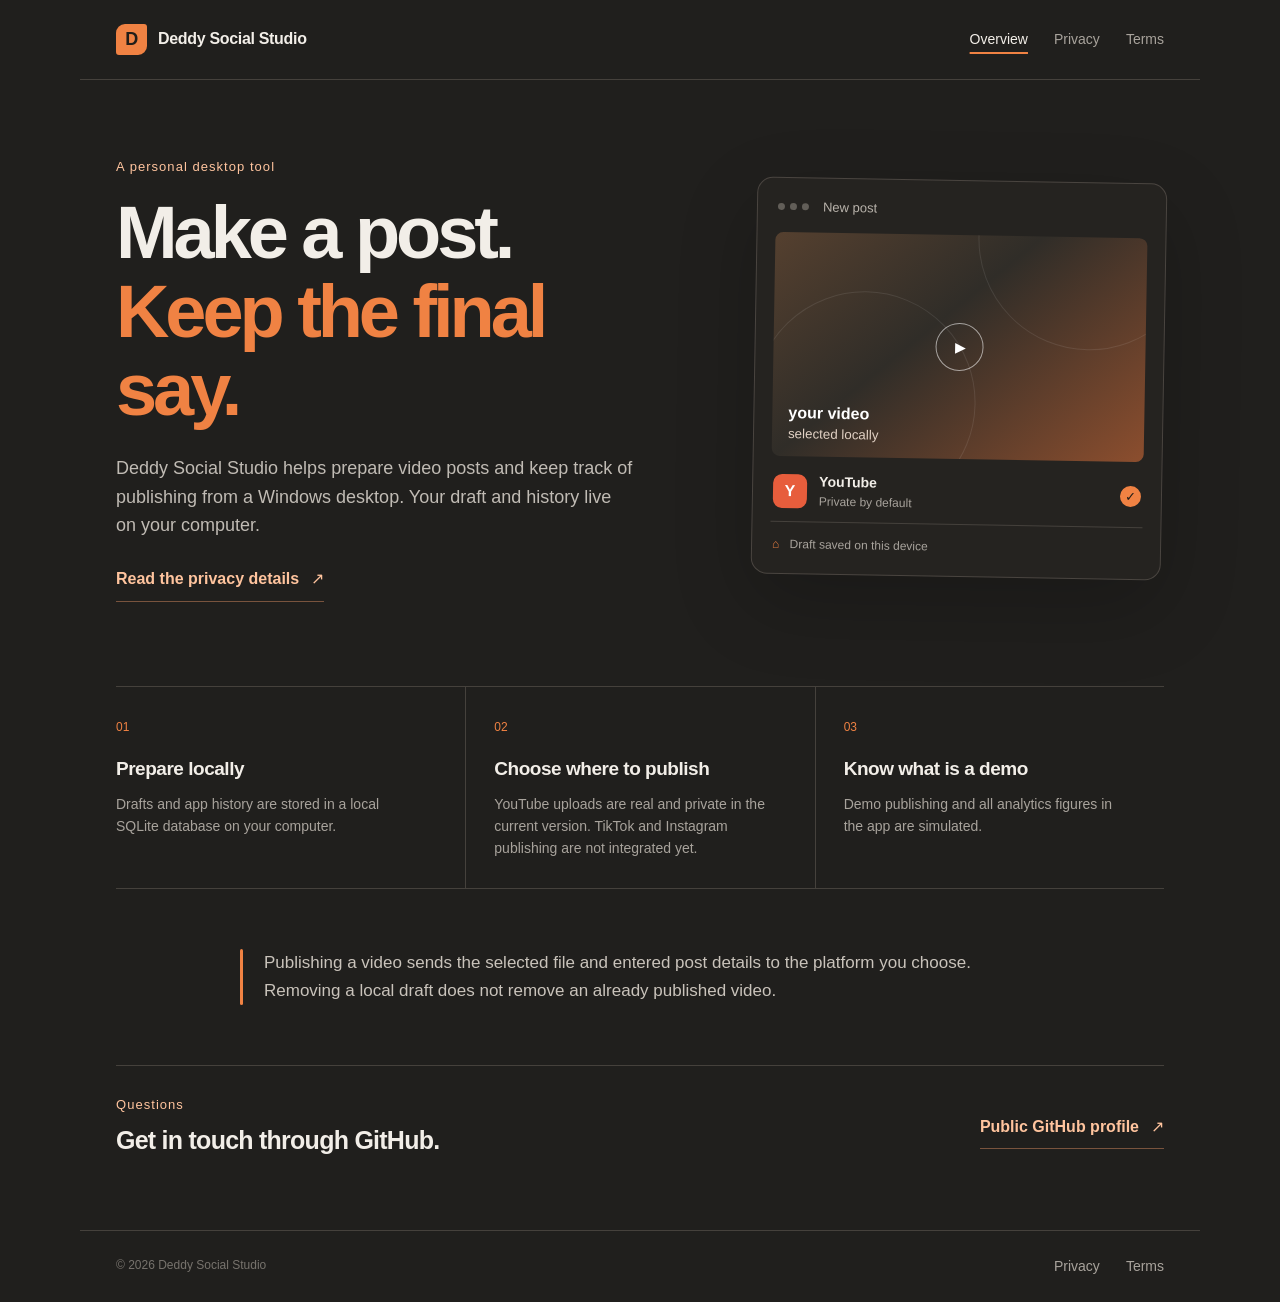
<file: index.html>
<!doctype html>
<html lang="en">
<head>
  <meta charset="utf-8">
  <meta name="viewport" content="width=device-width, initial-scale=1">
  <meta name="description" content="Deddy Social Studio is a personal desktop app for preparing and managing social video posts.">
  <title>Deddy Social Studio — Social video, prepared locally</title>
  <link rel="stylesheet" href="style.css">
</head>
<body>
  <header class="site-header">
    <a class="brand" href="index.html" aria-label="Deddy Social Studio home"><span class="brand-mark" aria-hidden="true">D</span><span>Deddy Social Studio</span></a>
    <nav aria-label="Main navigation"><a aria-current="page" href="index.html">Overview</a><a href="privacy.html">Privacy</a><a href="terms.html">Terms</a></nav>
  </header>
  <main>
    <section class="hero">
      <div class="hero-copy">
        <p class="kicker">A personal desktop tool</p>
        <h1>Make a post.<br><span>Keep the final say.</span></h1>
        <p class="lede">Deddy Social Studio helps prepare video posts and keep track of publishing from a Windows desktop. Your draft and history live on your computer.</p>
        <a class="text-link" href="privacy.html">Read the privacy details <span aria-hidden="true">↗</span></a>
      </div>
      <div class="preview" aria-label="Illustration of a local video draft and selected publishing destination">
        <div class="preview-top"><span class="window-dots" aria-hidden="true"><i></i><i></i><i></i></span><span>New post</span></div>
        <div class="video-frame"><span class="play" aria-hidden="true">▶</span><div class="frame-caption">your video<br><small>selected locally</small></div></div>
        <div class="destination"><span class="destination-icon" aria-hidden="true">Y</span><span><strong>YouTube</strong><small>Private by default</small></span><span class="check" aria-label="Selected">✓</span></div>
        <div class="local-note"><span aria-hidden="true">⌂</span> Draft saved on this device</div>
      </div>
    </section>
    <section class="facts" aria-label="Current product details">
      <article><span class="fact-mark">01</span><h2>Prepare locally</h2><p>Drafts and app history are stored in a local SQLite database on your computer.</p></article>
      <article><span class="fact-mark">02</span><h2>Choose where to publish</h2><p>YouTube uploads are real and private in the current version. TikTok and Instagram publishing are not integrated yet.</p></article>
      <article><span class="fact-mark">03</span><h2>Know what is a demo</h2><p>Demo publishing and all analytics figures in the app are simulated.</p></article>
    </section>
    <section class="note"><span class="note-rule" aria-hidden="true"></span><p>Publishing a video sends the selected file and entered post details to the platform you choose. Removing a local draft does not remove an already published video.</p></section>
    <section class="contact"><div><p class="kicker">Questions</p><h2>Get in touch through GitHub.</h2></div><a class="contact-link" href="https://github.com/Deddyn">Public GitHub profile <span aria-hidden="true">↗</span></a></section>
  </main>
  <footer><span>© 2026 Deddy Social Studio</span><div><a href="privacy.html">Privacy</a><a href="terms.html">Terms</a></div></footer>
</body>
</html>
</file>
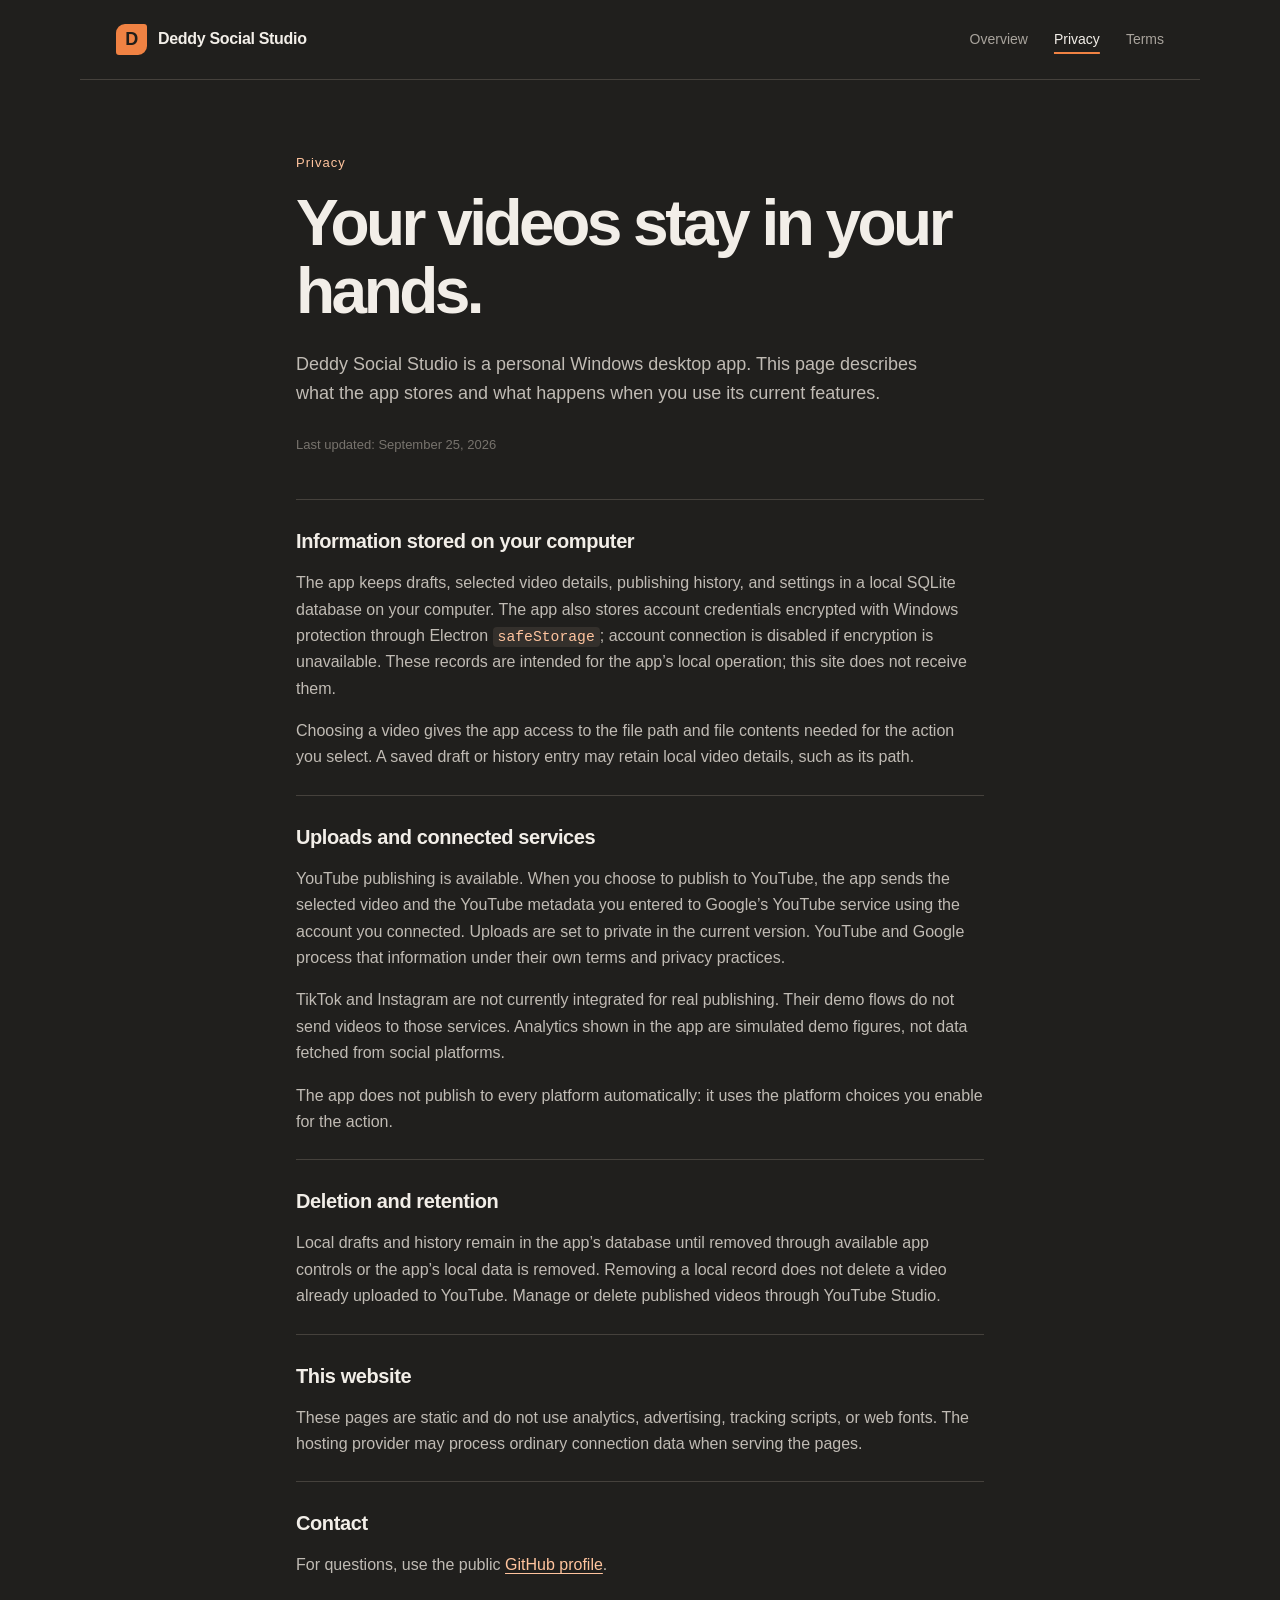
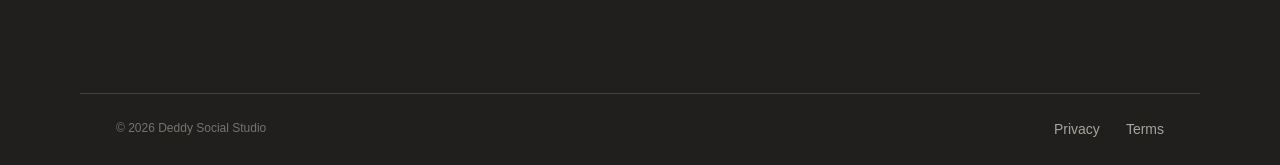
<file: privacy.html>
<!doctype html>
<html lang="en">
<head>
  <meta charset="utf-8">
  <meta name="viewport" content="width=device-width, initial-scale=1">
  <meta name="description" content="Privacy information for Deddy Social Studio, a personal desktop app for preparing and managing social video posts.">
  <title>Privacy — Deddy Social Studio</title>
  <link rel="stylesheet" href="style.css">
</head>
<body>
  <header class="site-header">
    <a class="brand" href="index.html" aria-label="Deddy Social Studio home"><span class="brand-mark" aria-hidden="true">D</span><span>Deddy Social Studio</span></a>
    <nav aria-label="Main navigation"><a href="index.html">Overview</a><a aria-current="page" href="privacy.html">Privacy</a><a href="terms.html">Terms</a></nav>
  </header>
  <main class="document">
    <p class="kicker">Privacy</p>
    <h1>Your videos stay in your hands.</h1>
    <p class="lede">Deddy Social Studio is a personal Windows desktop app. This page describes what the app stores and what happens when you use its current features.</p>
    <p class="updated">Last updated: September 25, 2026</p>

    <section><h2>Information stored on your computer</h2>
      <p>The app keeps drafts, selected video details, publishing history, and settings in a local SQLite database on your computer. The app also stores account credentials encrypted with Windows protection through Electron <code>safeStorage</code>; account connection is disabled if encryption is unavailable. These records are intended for the app’s local operation; this site does not receive them.</p>
      <p>Choosing a video gives the app access to the file path and file contents needed for the action you select. A saved draft or history entry may retain local video details, such as its path.</p>
    </section>
    <section><h2>Uploads and connected services</h2>
      <p>YouTube publishing is available. When you choose to publish to YouTube, the app sends the selected video and the YouTube metadata you entered to Google’s YouTube service using the account you connected. Uploads are set to private in the current version. YouTube and Google process that information under their own terms and privacy practices.</p>
      <p>TikTok and Instagram are not currently integrated for real publishing. Their demo flows do not send videos to those services. Analytics shown in the app are simulated demo figures, not data fetched from social platforms.</p>
      <p>The app does not publish to every platform automatically: it uses the platform choices you enable for the action.</p>
    </section>
    <section><h2>Deletion and retention</h2>
      <p>Local drafts and history remain in the app’s database until removed through available app controls or the app’s local data is removed. Removing a local record does not delete a video already uploaded to YouTube. Manage or delete published videos through YouTube Studio.</p>
    </section>
    <section><h2>This website</h2>
      <p>These pages are static and do not use analytics, advertising, tracking scripts, or web fonts. The hosting provider may process ordinary connection data when serving the pages.</p>
    </section>
    <section><h2>Contact</h2><p>For questions, use the public <a href="https://github.com/Deddyn">GitHub profile</a>.</p></section>
  </main>
  <footer><span>© 2026 Deddy Social Studio</span><div><a href="privacy.html">Privacy</a><a href="terms.html">Terms</a></div></footer>
</body>
</html>
</file>
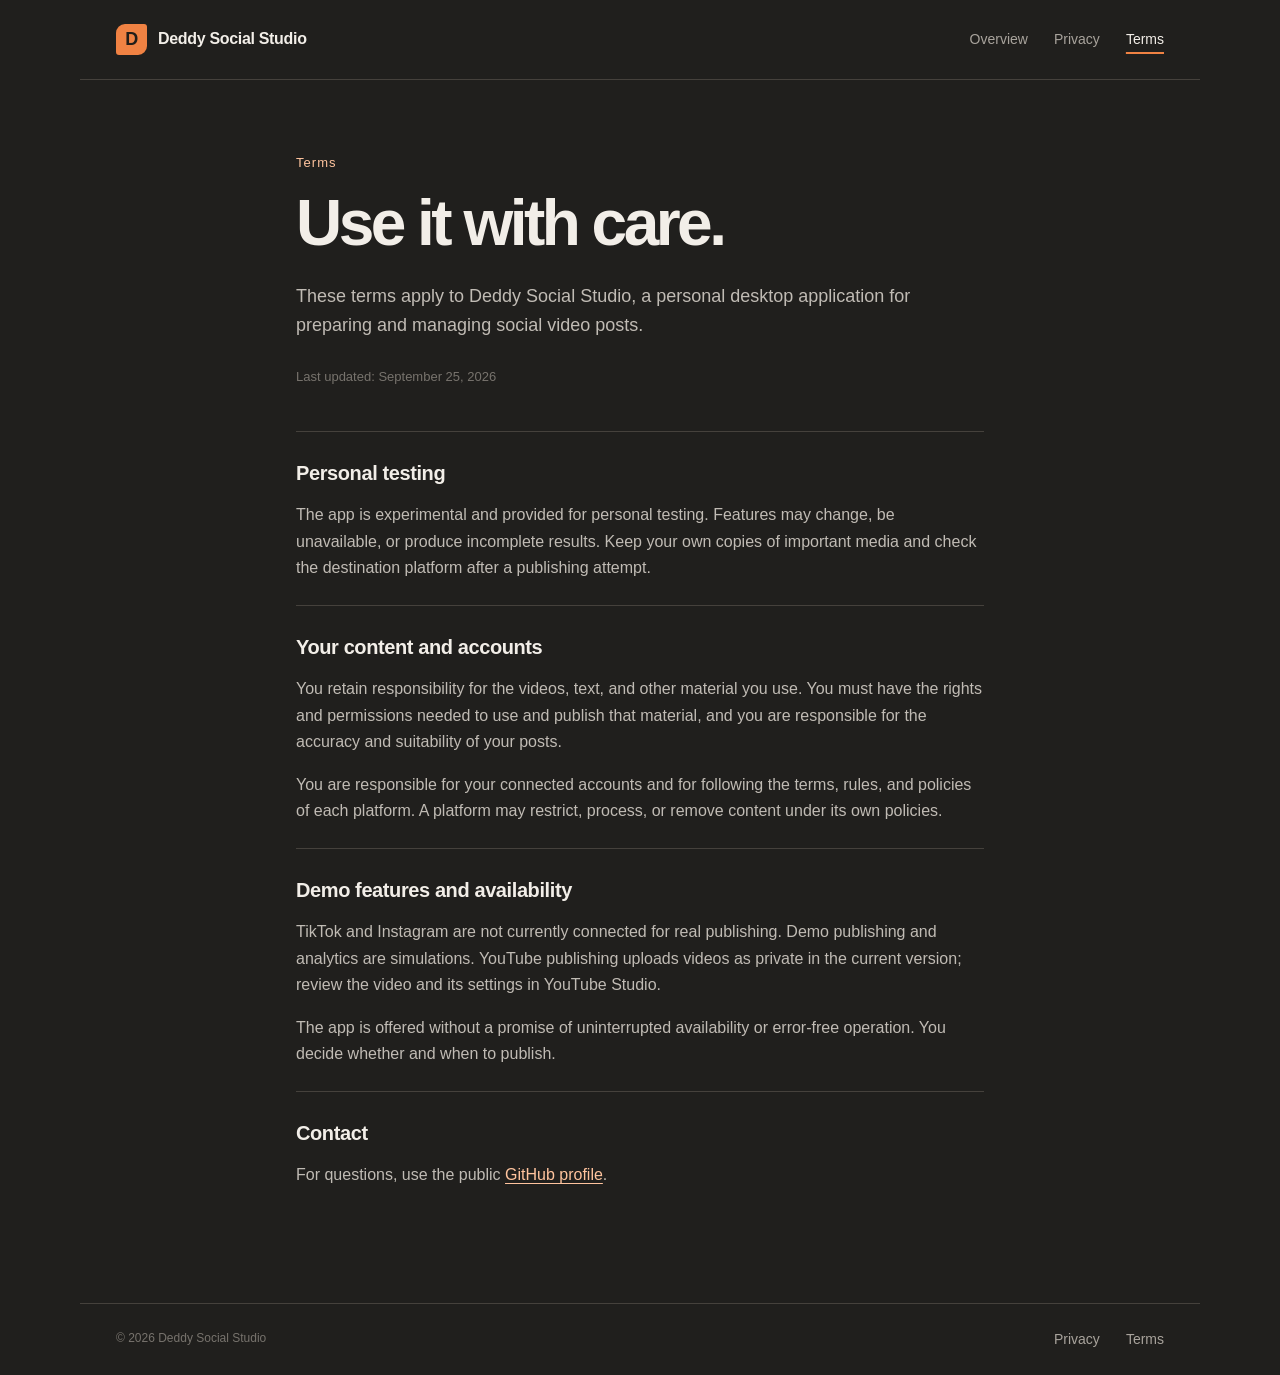
<file: terms.html>
<!doctype html>
<html lang="en">
<head>
  <meta charset="utf-8">
  <meta name="viewport" content="width=device-width, initial-scale=1">
  <meta name="description" content="Terms for personal use of Deddy Social Studio.">
  <title>Terms — Deddy Social Studio</title>
  <link rel="stylesheet" href="style.css">
</head>
<body>
  <header class="site-header">
    <a class="brand" href="index.html" aria-label="Deddy Social Studio home"><span class="brand-mark" aria-hidden="true">D</span><span>Deddy Social Studio</span></a>
    <nav aria-label="Main navigation"><a href="index.html">Overview</a><a href="privacy.html">Privacy</a><a aria-current="page" href="terms.html">Terms</a></nav>
  </header>
  <main class="document">
    <p class="kicker">Terms</p>
    <h1>Use it with care.</h1>
    <p class="lede">These terms apply to Deddy Social Studio, a personal desktop application for preparing and managing social video posts.</p>
    <p class="updated">Last updated: September 25, 2026</p>

    <section><h2>Personal testing</h2><p>The app is experimental and provided for personal testing. Features may change, be unavailable, or produce incomplete results. Keep your own copies of important media and check the destination platform after a publishing attempt.</p></section>
    <section><h2>Your content and accounts</h2><p>You retain responsibility for the videos, text, and other material you use. You must have the rights and permissions needed to use and publish that material, and you are responsible for the accuracy and suitability of your posts.</p><p>You are responsible for your connected accounts and for following the terms, rules, and policies of each platform. A platform may restrict, process, or remove content under its own policies.</p></section>
    <section><h2>Demo features and availability</h2><p>TikTok and Instagram are not currently connected for real publishing. Demo publishing and analytics are simulations. YouTube publishing uploads videos as private in the current version; review the video and its settings in YouTube Studio.</p><p>The app is offered without a promise of uninterrupted availability or error-free operation. You decide whether and when to publish.</p></section>
    <section><h2>Contact</h2><p>For questions, use the public <a href="https://github.com/Deddyn">GitHub profile</a>.</p></section>
  </main>
  <footer><span>© 2026 Deddy Social Studio</span><div><a href="privacy.html">Privacy</a><a href="terms.html">Terms</a></div></footer>
</body>
</html>
</file>
<file: style.css>
:root {
  color-scheme: dark;
  --ink: #f2eee8;
  --muted: #a8a39c;
  --dim: #77736d;
  --ground: #201f1d;
  --panel: #292724;
  --line: #45413c;
  --orange: #f08243;
  --orange-soft: #ffc49e;
  font-family: "Segoe UI", Arial, sans-serif;
  font-synthesis: none;
  text-rendering: optimizeLegibility;
}
* { box-sizing: border-box; }
html { min-width: 320px; background: var(--ground); }
body { margin: 0; color: var(--ink); background: var(--ground); font-size: 16px; line-height: 1.65; }
a { color: inherit; text-underline-offset: .2em; }
a:hover { color: var(--orange-soft); }
a:focus-visible { outline: 3px solid var(--orange); outline-offset: 4px; border-radius: 2px; }
.site-header, footer { max-width: 1120px; margin: 0 auto; padding: 24px 36px; display: flex; justify-content: space-between; align-items: center; }
.site-header { border-bottom: 1px solid var(--line); }
.brand { display: inline-flex; align-items: center; gap: 11px; text-decoration: none; font-weight: 650; letter-spacing: -.02em; }
.brand-mark { width: 31px; height: 31px; display: grid; place-items: center; color: #211d19; background: var(--orange); border-radius: 9px 3px 9px 3px; font-size: 18px; font-weight: 800; }
nav, footer div { display: flex; gap: 26px; }
nav a, footer a { color: var(--muted); text-decoration: none; font-size: 14px; }
nav a[aria-current="page"] { color: var(--ink); text-decoration: underline; text-decoration-color: var(--orange); text-decoration-thickness: 2px; text-underline-offset: 8px; }
main { max-width: 1120px; margin: auto; padding: 0 36px; }
.hero { min-height: 560px; display: grid; grid-template-columns: 1.1fr .9fr; align-items: center; gap: 72px; padding: 76px 0 84px; }
.kicker { margin: 0 0 17px; color: var(--orange-soft); font-size: 13px; letter-spacing: .08em; }
h1, h2, p { margin-top: 0; }
h1 { margin-bottom: 24px; font-size: clamp(48px, 6vw, 74px); line-height: 1.06; letter-spacing: -.055em; font-weight: 650; }
h1 span { color: var(--orange); }
.lede { max-width: 520px; color: #c0bbb4; font-size: 18px; line-height: 1.6; }
.text-link, .contact-link { display: inline-flex; gap: 12px; align-items: center; color: var(--orange-soft); font-weight: 600; text-decoration: none; border-bottom: 1px solid #79533d; padding: 8px 0; }
.preview { max-width: 410px; width: 100%; justify-self: end; padding: 18px; background: #252320; border: 1px solid #4a4540; border-radius: 16px; box-shadow: 0 28px 80px #0003; transform: rotate(1deg); }
.preview-top { display: flex; gap: 14px; align-items: center; padding: 0 2px 15px; color: #b9b3ab; font-size: 13px; }
.window-dots { display: flex; gap: 5px; }.window-dots i { width: 7px; height: 7px; background: #625e58; border-radius: 50%; }
.video-frame { height: 224px; position: relative; overflow: hidden; display: grid; place-items: center; border-radius: 8px; background: linear-gradient(140deg,#55402f 0%,#302d28 42%,#8c4e2e 100%); }
.video-frame::before, .video-frame::after { content: ""; position: absolute; width: 220px; height: 220px; border: 1px solid #ffffff17; border-radius: 50%; }
.video-frame::before { transform: translate(-94px,57px); }.video-frame::after { transform: translate(128px,-110px); }
.play { z-index: 1; width: 48px; height: 48px; display: grid; place-items: center; padding-left: 3px; border: 1px solid #ffffff8c; border-radius: 50%; color: white; font-size: 14px; }
.frame-caption { position: absolute; left: 16px; bottom: 13px; color: white; font-weight: 600; line-height: 1.25; }.frame-caption small { color: #e2d2c5; font-weight: 400; }
.destination { display: flex; align-items: center; gap: 12px; padding: 16px 2px 12px; border-bottom: 1px solid var(--line); }.destination-icon { width: 34px; height: 34px; display: grid; place-items: center; color: white; background: #e75d3c; border-radius: 9px; font-weight: 700; }.destination strong, .destination small { display: block; line-height: 1.3; }.destination strong { font-size: 14px; }.destination small { margin-top: 3px; color: var(--muted); font-size: 12px; }.check { margin-left: auto; width: 21px; height: 21px; display: grid; place-items: center; border-radius: 50%; color: #211d19; background: var(--orange); font-size: 13px; }
.local-note { padding: 13px 2px 0; color: var(--muted); font-size: 12px; }.local-note span { margin-right: 7px; color: var(--orange); }
.facts { display: grid; grid-template-columns: repeat(3,1fr); border-top: 1px solid var(--line); border-bottom: 1px solid var(--line); }.facts article { padding: 26px 28px 28px 0; }.facts article + article { padding-left: 28px; border-left: 1px solid var(--line); }.fact-mark { display: inline-block; margin-bottom: 16px; color: var(--orange); font-size: 12px; font-variant-numeric: tabular-nums; }.facts h2 { margin-bottom: 8px; font-size: 19px; letter-spacing: -.025em; }.facts p { max-width: 290px; margin: 0; color: var(--muted); font-size: 14px; line-height: 1.6; }
.note { display: flex; gap: 21px; align-items: stretch; max-width: 800px; margin: 60px auto; }.note-rule { flex: 0 0 3px; background: var(--orange); border-radius: 2px; }.note p { margin: 0; color: #c9c3bb; font-size: 17px; line-height: 1.65; }
.contact { display: flex; align-items: center; justify-content: space-between; gap: 24px; padding: 28px 0 68px; border-top: 1px solid var(--line); }.contact .kicker { margin-bottom: 5px; }.contact h2 { margin: 0; font-size: 25px; letter-spacing: -.03em; }.contact-link { white-space: nowrap; }
.document { max-width: 760px; padding-top: 72px; padding-bottom: 90px; }.document h1 { max-width: 700px; font-size: clamp(42px, 6vw, 64px); }.document .lede { max-width: 640px; }.updated { margin: 26px 0 44px; color: var(--dim); font-size: 13px; }.document section { padding: 25px 0 8px; border-top: 1px solid var(--line); }.document h2 { margin-bottom: 12px; font-size: 20px; letter-spacing: -.02em; }.document section p { max-width: 690px; color: #c0bbb4; }.document section a { color: var(--orange-soft); }.document code { padding: 2px 5px; border-radius: 4px; color: var(--orange-soft); background: #34302c; font-size: .92em; }
footer { border-top: 1px solid var(--line); color: var(--dim); font-size: 12px; }
@media (max-width: 760px) { .site-header, footer { padding-left: 22px; padding-right: 22px; } main { padding: 0 22px; }.hero { grid-template-columns: 1fr; gap: 42px; padding: 64px 0 60px; }.hero-copy { max-width: 590px; }.preview { justify-self: center; }.facts { grid-template-columns: 1fr; }.facts article, .facts article + article { padding: 22px 0; border-left: 0; }.facts article + article { border-top: 1px solid var(--line); }.facts p { max-width: 520px; }.note { margin: 44px 0; }.contact { align-items: flex-start; flex-direction: column; padding-bottom: 50px; }.document { padding-top: 56px; padding-bottom: 65px; } }
@media (max-width: 480px) { .site-header { align-items: flex-start; gap: 20px; flex-direction: column; padding-top: 18px; padding-bottom: 17px; } nav { gap: 22px; }.hero { padding-top: 52px; }h1 { font-size: 48px; }.lede { font-size: 16px; }.preview { padding: 12px; }.video-frame { height: 190px; }footer { align-items: flex-start; gap: 16px; flex-direction: column; } footer div { gap: 20px; } }
@media (prefers-reduced-motion: reduce) { *, *::before, *::after { scroll-behavior: auto !important; } }
</file>
